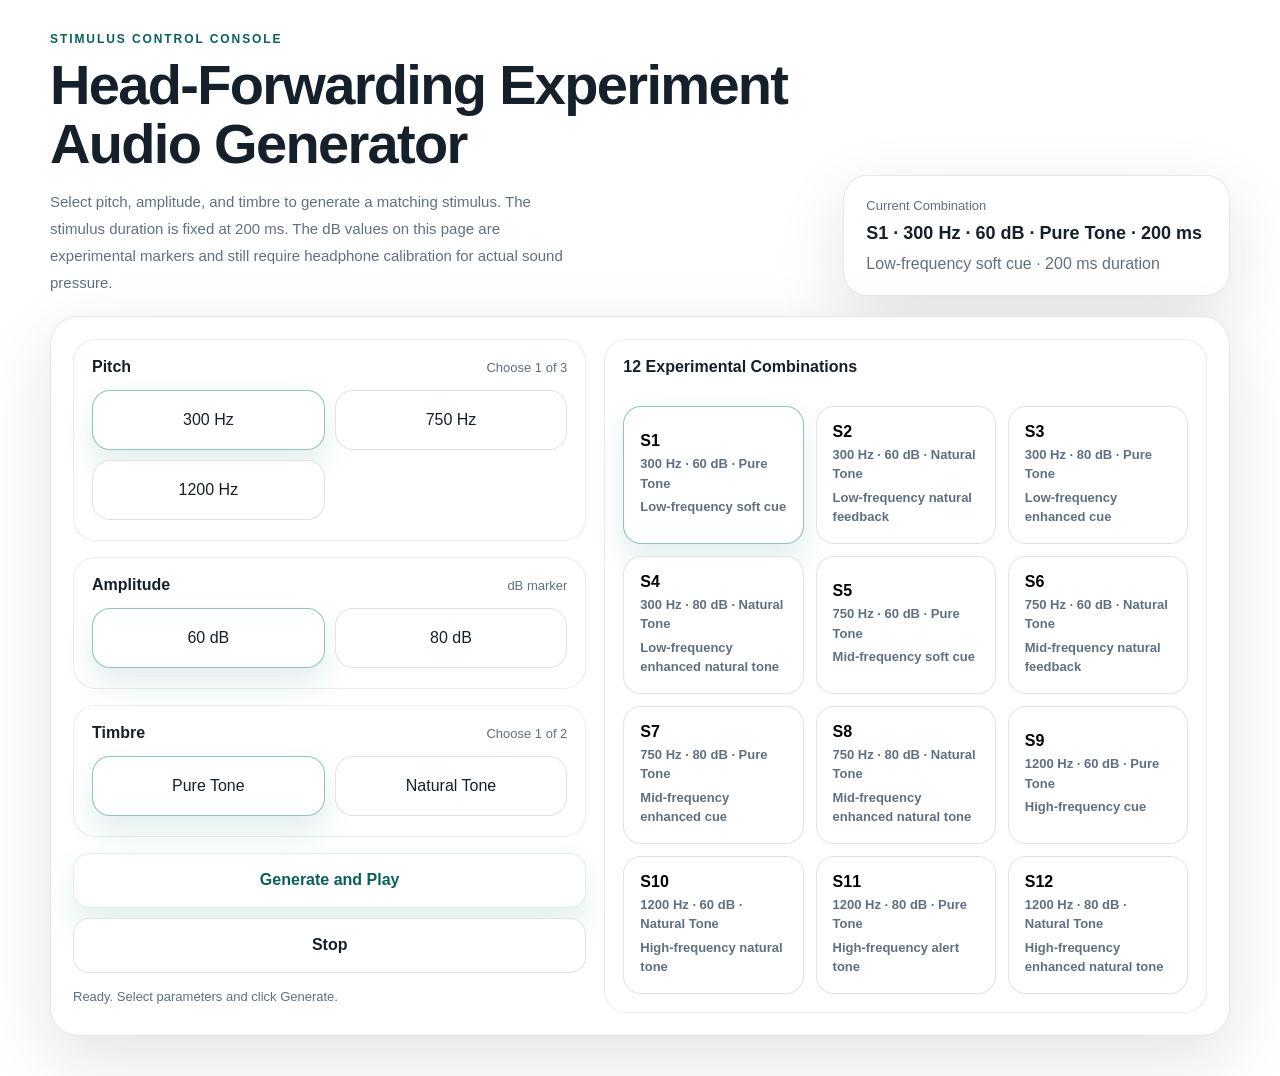
<file: index.html>
<!DOCTYPE html>
<html lang="en">
  <head>
    <meta charset="UTF-8" />
    <meta name="viewport" content="width=device-width, initial-scale=1.0" />
    <title>Experimental Stimulus Generator</title>
    <link rel="stylesheet" href="styles.css?v=20260414a" />
  </head>
  <body>
    <main class="app-shell">
      <section class="hero">
        <div>
          <p class="eyebrow">Stimulus Control Console</p>
          <h1>Head-Forwarding Experiment Audio Generator</h1>
          <p class="lead">
            Select pitch, amplitude, and timbre to generate a matching stimulus. The stimulus duration is fixed at 200 ms. The dB values on this page are experimental markers and still require headphone calibration for actual sound pressure.
          </p>
        </div>
        <div class="hero-card">
          <span class="hero-card-label">Current Combination</span>
          <strong id="summaryLabel">S1 · 300 Hz · 60 dB · Pure Tone · 200 ms</strong>
          <span id="summaryHint">Low-frequency soft cue (12 total)</span>
        </div>
      </section>

      <section class="panel grid-layout">
        <div class="controls">
          <div class="control-group">
            <div class="group-header">
              <h2>Pitch</h2>
              <span>Choose 1 of 3</span>
            </div>
            <div class="segmented" role="radiogroup" aria-label="Pitch selection">
              <label><input type="radio" name="pitch" value="300" checked />300 Hz</label>
              <label><input type="radio" name="pitch" value="750" />750 Hz</label>
              <label><input type="radio" name="pitch" value="1200" />1200 Hz</label>
            </div>
          </div>

          <div class="control-group">
            <div class="group-header">
              <h2>Amplitude</h2>
              <span>dB marker</span>
            </div>
            <div class="segmented" role="radiogroup" aria-label="Amplitude selection">
              <label><input type="radio" name="amplitude" value="60" checked />60 dB</label>
              <label><input type="radio" name="amplitude" value="80" />80 dB</label>
            </div>
          </div>

          <div class="control-group">
            <div class="group-header">
              <h2>Timbre</h2>
              <span>Choose 1 of 2</span>
            </div>
            <div class="segmented" role="radiogroup" aria-label="Timbre selection">
              <label><input type="radio" name="timbre" value="pure" checked />Pure Tone</label>
              <label><input type="radio" name="timbre" value="natural" />Natural Tone</label>
            </div>
          </div>

          <div class="actions">
            <button id="playButton" class="primary">Generate and Play</button>
            <button id="stopButton" class="ghost">Stop</button>
          </div>

          <p class="status" id="statusText">Ready. Select parameters and click Generate.</p>
        </div>

        <div class="preview">
          <div class="group-header">
            <h2>12 Experimental Combinations</h2>
          </div>
          <div id="presetGrid" class="preset-grid" aria-label="Twelve combination presets"></div>
        </div>
      </section>
    </main>

    <script src="app.js?v=20260414a"></script>
  </body>
</html>
</file>
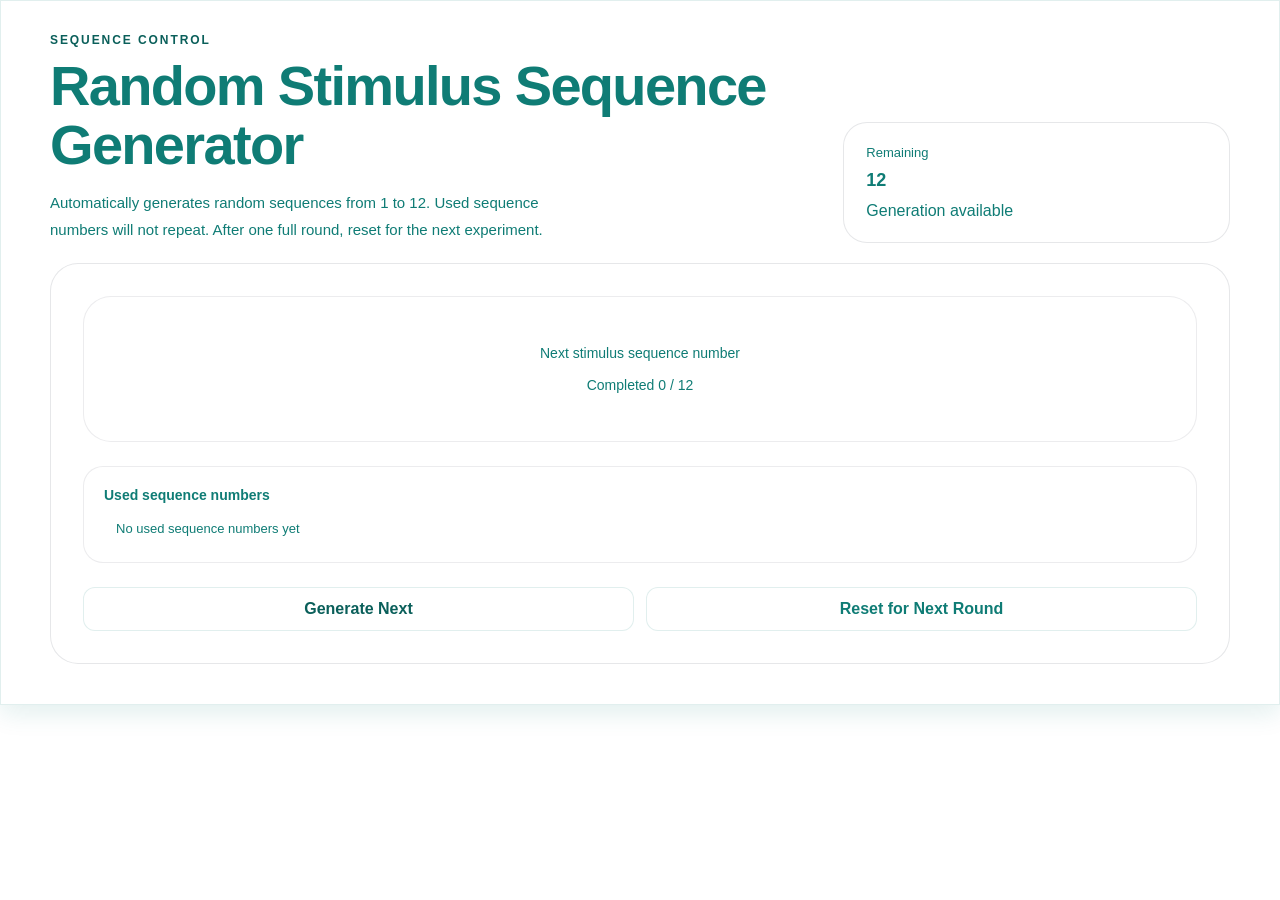
<file: randomizer.html>
<!DOCTYPE html>
<html lang="en">
  <head>
    <meta charset="UTF-8" />
    <meta name="viewport" content="width=device-width, initial-scale=1.0" />
    <title>Experimental Sequence Generator</title>
    <style>
      :root {
        background: #ffffff;
        color: var(--accent-strong);
        border: 1px solid var(--accent-soft);
        --bg-accent: #ffffff;
        --panel: #ffffff;
        --panel-border: rgba(18, 24, 38, 0.1);
        background: #ffffff;
        box-shadow: 0 8px 24px rgba(15, 124, 117, 0.12);
        --accent: #0f7c75;
        --accent-strong: #0a5f5a;
        --accent-soft: rgba(15, 124, 117, 0.12);
        background: #ffffff;
        color: var(--accent);
        border: 1px solid var(--accent-soft);
      * {
        box-sizing: border-box;
      }
        background: #ffffff;
      html,
      body {
        min-height: 100%;
      }

      body {
        margin: 0;
        font-family: "PingFang SC", "Hiragino Sans GB", "Noto Sans SC", "Microsoft YaHei", sans-serif;
        color: var(--text);
        background: #ffffff;
      }

      body::before {
        content: "";
        position: fixed;
        inset: 0;
        pointer-events: none;
        opacity: 0;
      }

      .app-shell {
        position: relative;
        width: min(1180px, calc(100% - 32px));
        margin: 0 auto;
        padding: 32px 0 40px;
      }

      .hero {
        display: grid;
        grid-template-columns: minmax(0, 1.8fr) minmax(280px, 0.9fr);
        gap: 20px;
        align-items: end;
        margin-bottom: 20px;
      }

      .eyebrow {
        margin: 0 0 10px;
        text-transform: uppercase;
        letter-spacing: 0.16em;
        font-size: 12px;
        color: var(--accent-strong);
        font-weight: 700;
      }

      h1 {
        margin: 0;
        font-size: clamp(32px, 5vw, 56px);
        line-height: 1.05;
        letter-spacing: -0.03em;
      }

      .lead {
        max-width: 64ch;
        margin: 14px 0 0;
        font-size: 15px;
        line-height: 1.8;
        color: var(--muted);
      }

      .hero-card,
      .panel {
        border: 1px solid var(--panel-border);
        background: var(--panel);
        backdrop-filter: blur(16px);
        box-shadow: var(--shadow);
      }

      .hero-card {
        border-radius: 24px;
        padding: 22px;
        display: grid;
        gap: 8px;
      }

      .hero-card-label {
        color: var(--muted);
        font-size: 13px;
      }

      .hero-card strong {
        font-size: 18px;
        line-height: 1.4;
      }

      .hero-card span:last-child {
        color: var(--muted);
      }

      .panel {
        border-radius: 28px;
        padding: 32px;
      }

      .container {
        display: grid;
        gap: 24px;
      }

      .number-display {
        text-align: center;
        padding: 48px 32px;
        border-radius: 28px;
        background: #ffffff;
        border: 1px solid rgba(18, 24, 38, 0.08);
      }

      .number-display .label {
        color: var(--muted);
        font-size: 14px;
        margin-bottom: 12px;
      }

      .number-display .big-number {
        font-size: 96px;
        font-weight: 700;
        line-height: 1;
        color: var(--accent);
        margin: 0;
      }

      .number-display .progress {
        color: var(--muted);
        font-size: 14px;
        margin-top: 16px;
      }

      .status-box {
        padding: 24px;
        border-radius: 20px;
        background: #ffffff;
        border: 1px solid rgba(18, 24, 38, 0.08);
        text-align: center;
        display: none;
      }

      .status-box.show {
        display: block;
      }

      .status-box.completed {
        background: #ffffff;
        border-color: var(--accent);
      }

      .status-box h3 {
        margin: 0 0 8px;
        color: var(--accent-strong);
        font-size: 18px;
      }

      .status-box p {
        margin: 0;
        color: var(--muted);
        font-size: 14px;
      }

      .actions {
        display: grid;
        grid-template-columns: 1fr 1fr;
        gap: 12px;
      }

      button {
        padding: 12px 24px;
        border: none;
        border-radius: 12px;
        font-size: 16px;
        font-weight: 600;
        cursor: pointer;
        transition: all 0.2s;
        font-family: inherit;
      }

      .primary {
        background: #ffffff;
        color: var(--accent-strong);
        border: 1px solid var(--accent-soft);
      }

      .primary:hover {
        background: #ffffff;
        box-shadow: 0 8px 24px rgba(15, 124, 117, 0.12);
      }

      .primary:active {
        transform: scale(0.98);
      }

      .secondary {
        background: #ffffff;
        color: var(--accent);
        border: 1px solid var(--accent-soft);
      }

      .secondary:hover {
        background: #ffffff;
      }

      .ghost {
        background: #ffffff;
        color: var(--muted);
        border: 1px solid rgba(18, 24, 38, 0.1);
      }

      .ghost:hover {
        background: #ffffff;
      }

      .used-numbers {
        padding: 20px;
        border-radius: 20px;
        background: #ffffff;
        border: 1px solid rgba(18, 24, 38, 0.08);
      }

      .used-numbers h3 {
        margin: 0 0 12px;
        font-size: 14px;
        color: var(--muted);
      }

      .number-tags {
        display: flex;
        flex-wrap: wrap;
        gap: 8px;
      }

      .tag {
        background: #ffffff;
        color: var(--accent-strong);
        padding: 6px 12px;
        border-radius: 16px;
        font-size: 13px;
        font-weight: 500;
      }

      .tag.empty {
        color: var(--muted);
        background: #ffffff;
      }

      @media (max-width: 640px) {
        .app-shell {
          width: min(100% - 18px, 100%);
          padding: 18px 0 28px;
        }

        .hero {
          grid-template-columns: 1fr;
        }

        .panel {
          padding: 18px;
        }

        .number-display {
          padding: 32px 18px;
        }

        .number-display .big-number {
          font-size: 72px;
        }

        .actions {
          grid-template-columns: 1fr;
        }
      }
    </style>
  </head>
  <body>
    <main class="app-shell">
      <section class="hero">
        <div>
          <p class="eyebrow">Sequence Control</p>
          <h1>Random Stimulus Sequence Generator</h1>
          <p class="lead">Automatically generates random sequences from 1 to 12. Used sequence numbers will not repeat. After one full round, reset for the next experiment.</p>
        </div>
        <div class="hero-card">
          <span class="hero-card-label">Remaining</span>
          <strong id="remainingCount">12</strong>
          <span id="progressHint">Generation available</span>
        </div>
      </section>

      <section class="panel">
        <div class="container">
          <div class="number-display">
            <div class="label">Next stimulus sequence number</div>
            <p class="big-number" id="randomNumber">-</p>
            <div class="progress" id="progressText">Completed 0 / 12</div>
          </div>

          <div class="status-box" id="statusBox">
            <h3 id="statusTitle">Experiment round complete</h3>
            <p id="statusMsg">All 12 sequence numbers have been used. Please start the next round.</p>
          </div>

          <div class="used-numbers">
            <h3>Used sequence numbers</h3>
            <div class="number-tags" id="usedTags"></div>
          </div>

          <div class="actions">
            <button id="generateBtn" class="primary">Generate Next</button>
            <button id="resetBtn" class="secondary">Reset for Next Round</button>
          </div>
        </div>
      </section>
    </main>

    <script>
      const state = {
        availableNumbers: Array.from({ length: 12 }, (_, i) => i + 1),
        usedNumbers: [],
        currentNumber: null,
      };

      const elements = {
        randomNumber: document.getElementById("randomNumber"),
        progressText: document.getElementById("progressText"),
        remainingCount: document.getElementById("remainingCount"),
        progressHint: document.getElementById("progressHint"),
        statusBox: document.getElementById("statusBox"),
        statusTitle: document.getElementById("statusTitle"),
        statusMsg: document.getElementById("statusMsg"),
        usedTags: document.getElementById("usedTags"),
        generateBtn: document.getElementById("generateBtn"),
        resetBtn: document.getElementById("resetBtn"),
      };

      function getRandomIndex(arr) {
        return Math.floor(Math.random() * arr.length);
      }

      function generateNumber() {
        if (state.availableNumbers.length === 0) {
          // All numbers have been used.
          elements.statusBox.classList.add("show", "completed");
          elements.generateBtn.disabled = true;
          return;
        }

        const index = getRandomIndex(state.availableNumbers);
        const number = state.availableNumbers[index];

        // Remove from the available list.
        state.availableNumbers.splice(index, 1);
        // Add to the used list.
        state.usedNumbers.push(number);
        state.currentNumber = number;

        updateUI();

        // Check whether the full set has been consumed.
        if (state.availableNumbers.length === 0) {
          setTimeout(() => {
            elements.statusBox.classList.add("show", "completed");
            elements.generateBtn.disabled = true;
          }, 300);
        }
      }

      function updateUI() {
        // Update the main display number.
        elements.randomNumber.textContent = state.currentNumber;

        // Update progress.
        const completed = state.usedNumbers.length;
        const total = 12;
        elements.progressText.textContent = `Completed ${completed} / ${total}`;

        // Update remaining count.
        const remaining = state.availableNumbers.length;
        elements.remainingCount.textContent = remaining;
        elements.progressHint.textContent = remaining > 0 ? "Generation available" : "All numbers used";

        // Update used tags.
        renderUsedTags();
      }

      function renderUsedTags() {
        const sorted = [...state.usedNumbers].sort((a, b) => a - b);
        if (sorted.length === 0) {
          elements.usedTags.innerHTML = '<span class="tag empty">No used sequence numbers yet</span>';
        } else {
          elements.usedTags.innerHTML = sorted
            .map((num) => `<span class="tag">${num}</span>`)
            .join("");
        }
      }

      function reset() {
        state.availableNumbers = Array.from({ length: 12 }, (_, i) => i + 1);
        state.usedNumbers = [];
        state.currentNumber = null;
        elements.randomNumber.textContent = "-";
        elements.statusBox.classList.remove("show", "completed");
        elements.generateBtn.disabled = false;
        updateUI();
      }

      elements.generateBtn.addEventListener("click", generateNumber);
      elements.resetBtn.addEventListener("click", reset);

      // Initialize the UI.
      updateUI();
    </script>
  </body>
</html>
</file>
<file: styles.css>
:root {
  color-scheme: light;
  --bg: #ffffff;
  --bg-accent: #ffffff;
  --panel: #ffffff;
  --panel-border: rgba(18, 24, 38, 0.1);
  --text: #16202a;
  --muted: #607080;
  --accent: #0f7c75;
  --accent-strong: #0a5f5a;
  --accent-soft: rgba(15, 124, 117, 0.12);
  --shadow: 0 24px 70px rgba(16, 24, 40, 0.12);
}

* {
  box-sizing: border-box;
}

html,
body {
  min-height: 100%;
}

body {
  margin: 0;
  font-family: "PingFang SC", "Hiragino Sans GB", "Noto Sans SC", "Microsoft YaHei", sans-serif;
  color: var(--text);
  background: #ffffff;
}

body::before {
  content: "";
  position: fixed;
  inset: 0;
  pointer-events: none;
  opacity: 0;
}

.app-shell {
  position: relative;
  width: min(1180px, calc(100% - 32px));
  margin: 0 auto;
  padding: 32px 0 40px;
}

.hero {
  display: grid;
  grid-template-columns: minmax(0, 1.8fr) minmax(280px, 0.9fr);
  gap: 20px;
  align-items: end;
  margin-bottom: 20px;
}

.eyebrow {
  margin: 0 0 10px;
  text-transform: uppercase;
  letter-spacing: 0.16em;
  font-size: 12px;
  color: var(--accent-strong);
  font-weight: 700;
}

h1 {
  margin: 0;
  font-size: clamp(32px, 5vw, 56px);
  line-height: 1.05;
  letter-spacing: -0.03em;
}

.lead {
  max-width: 64ch;
  margin: 14px 0 0;
  font-size: 15px;
  line-height: 1.8;
  color: var(--muted);
}

.hero-card,
.panel {
  border: 1px solid var(--panel-border);
  background: var(--panel);
  backdrop-filter: blur(16px);
  box-shadow: var(--shadow);
}

.hero-card {
  border-radius: 24px;
  padding: 22px;
  display: grid;
  gap: 8px;
}

.hero-card-label {
  color: var(--muted);
  font-size: 13px;
}

.hero-card strong {
  font-size: 18px;
  line-height: 1.4;
}

.hero-card span:last-child {
  color: var(--muted);
}

.panel {
  border-radius: 28px;
  padding: 22px;
}

.grid-layout {
  display: grid;
  grid-template-columns: minmax(0, 0.92fr) minmax(0, 1.08fr);
  gap: 18px;
}

.controls,
.preview {
  display: grid;
  gap: 16px;
}

.control-group,
.preview {
  padding: 18px;
  border-radius: 22px;
  background: #ffffff;
  border: 1px solid rgba(18, 24, 38, 0.08);
}

.group-header {
  display: flex;
  justify-content: space-between;
  align-items: baseline;
  gap: 12px;
  margin-bottom: 14px;
}

.group-header h2 {
  margin: 0;
  font-size: 16px;
}

.group-header span,
.status {
  color: var(--muted);
  font-size: 13px;
}

.segmented {
  display: grid;
  grid-template-columns: repeat(2, minmax(0, 1fr));
  gap: 10px;
}

.segmented label,
.preset {
  position: relative;
  display: flex;
  align-items: center;
  justify-content: center;
  min-height: 60px;
  border-radius: 18px;
  border: 1px solid rgba(18, 24, 38, 0.12);
  background: #ffffff;
  cursor: pointer;
  transition: transform 0.18s ease, border-color 0.18s ease, box-shadow 0.18s ease, background 0.18s ease;
}

.segmented label:hover,
.preset:hover {
  transform: translateY(-1px);
  border-color: rgba(15, 124, 117, 0.28);
  box-shadow: 0 12px 28px rgba(15, 124, 117, 0.08);
}

.segmented input {
  position: absolute;
  opacity: 0;
  pointer-events: none;
}

.segmented label:has(input:checked),
.preset.active {
  border-color: rgba(15, 124, 117, 0.45);
  background: #ffffff;
  box-shadow: 0 16px 30px rgba(15, 124, 117, 0.12);
}

.actions {
  display: grid;
  gap: 10px;
}

button {
  border: 0;
  border-radius: 16px;
  min-height: 54px;
  padding: 0 18px;
  font: inherit;
  font-weight: 700;
  cursor: pointer;
  transition: transform 0.18s ease, box-shadow 0.18s ease, background 0.18s ease, color 0.18s ease;
}

button:hover {
  transform: translateY(-1px);
}

button:active {
  transform: translateY(0);
}

.primary {
  color: var(--accent-strong);
  background: #ffffff;
  border: 1px solid var(--accent-soft);
  box-shadow: 0 18px 34px rgba(15, 124, 117, 0.12);
}

.secondary,
.ghost {
  background: #ffffff;
  color: var(--text);
  border: 1px solid rgba(18, 24, 38, 0.12);
}

.status {
  margin: 0;
  min-height: 22px;
}

.preset-grid {
  display: grid;
  grid-template-columns: repeat(3, minmax(0, 1fr));
  gap: 12px;
}

.preset {
  padding: 16px;
  text-align: left;
  flex-direction: column;
  align-items: flex-start;
  gap: 4px;
}

.preset strong {
  font-size: 16px;
}

.preset span {
  color: var(--muted);
  font-size: 13px;
  line-height: 1.5;
}

@media (max-width: 960px) {
  .hero,
  .grid-layout {
    grid-template-columns: 1fr;
  }
}

@media (max-width: 640px) {
  .app-shell {
    width: min(100% - 18px, 100%);
    padding: 18px 0 28px;
  }

  .panel,
  .hero-card,
  .control-group,
  .preview {
    border-radius: 20px;
  }

  .segmented,
  .preset-grid {
    grid-template-columns: 1fr;
  }

}
</file>
